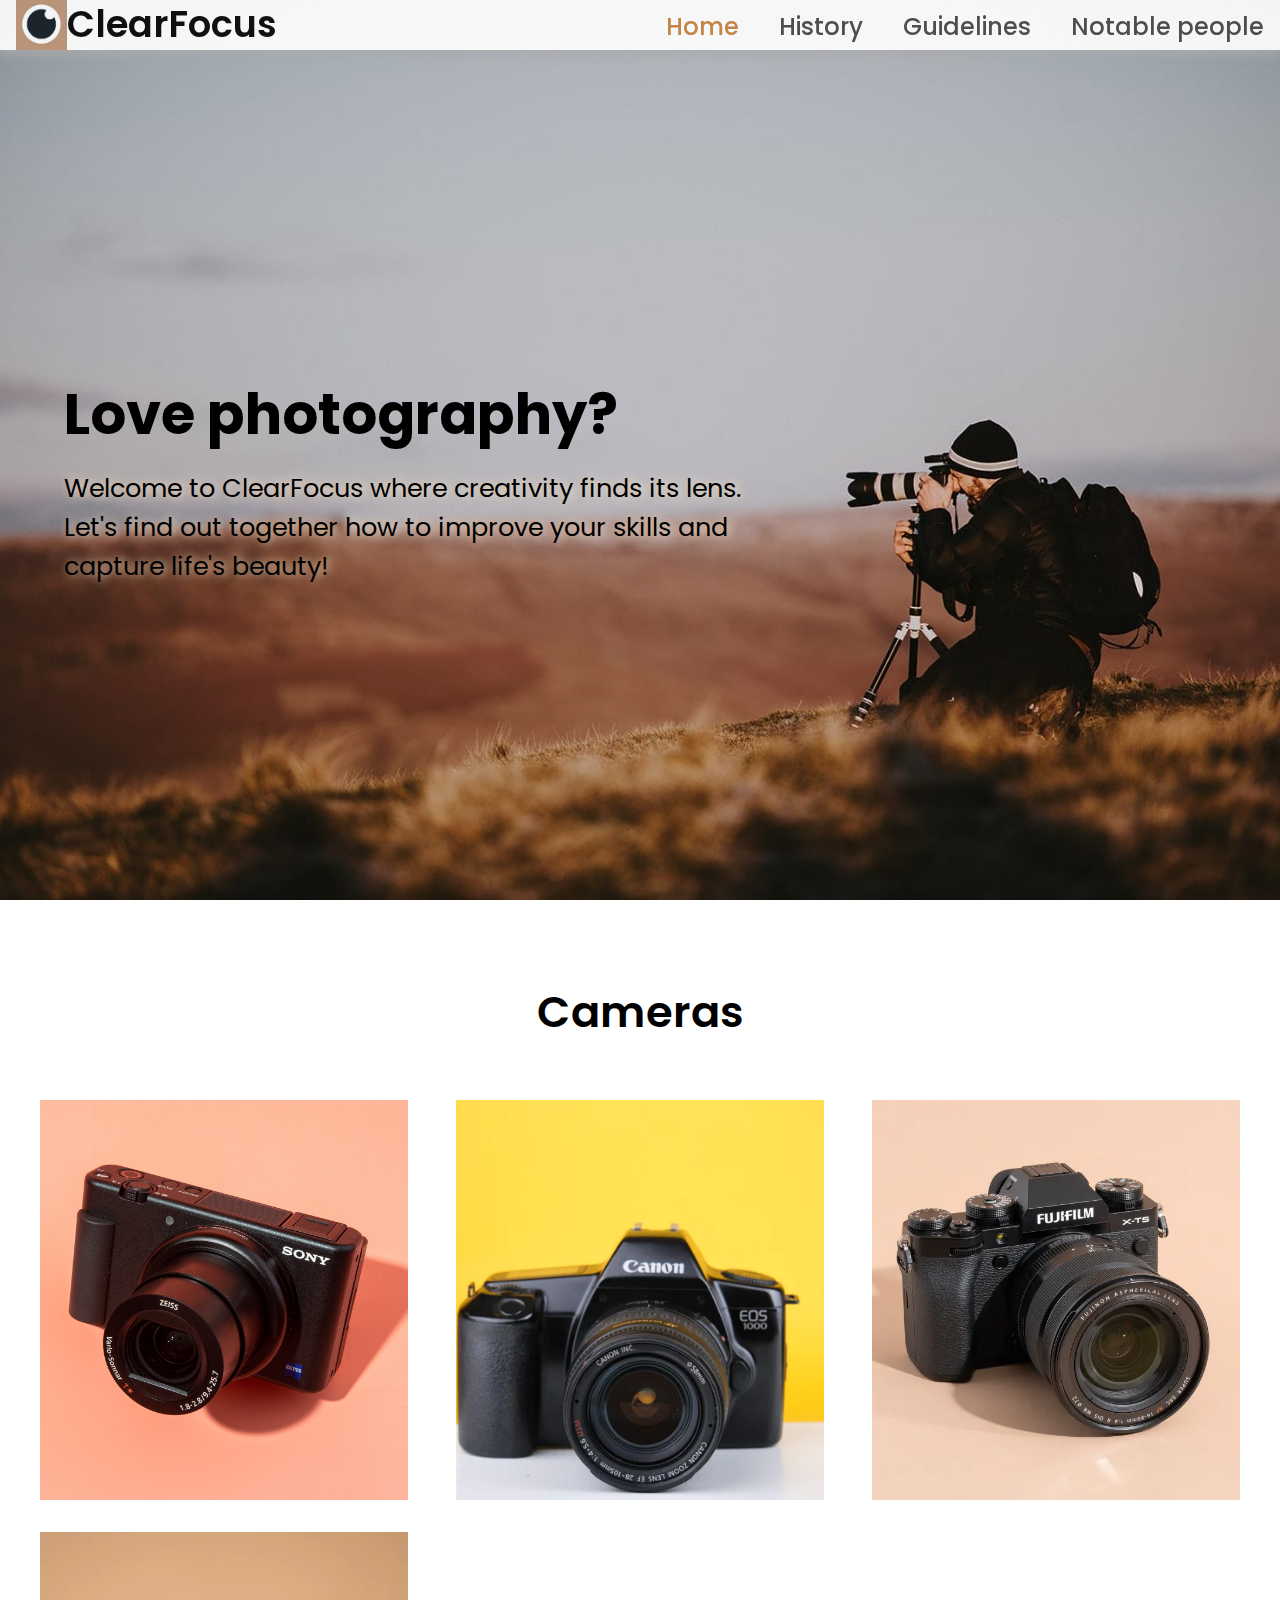
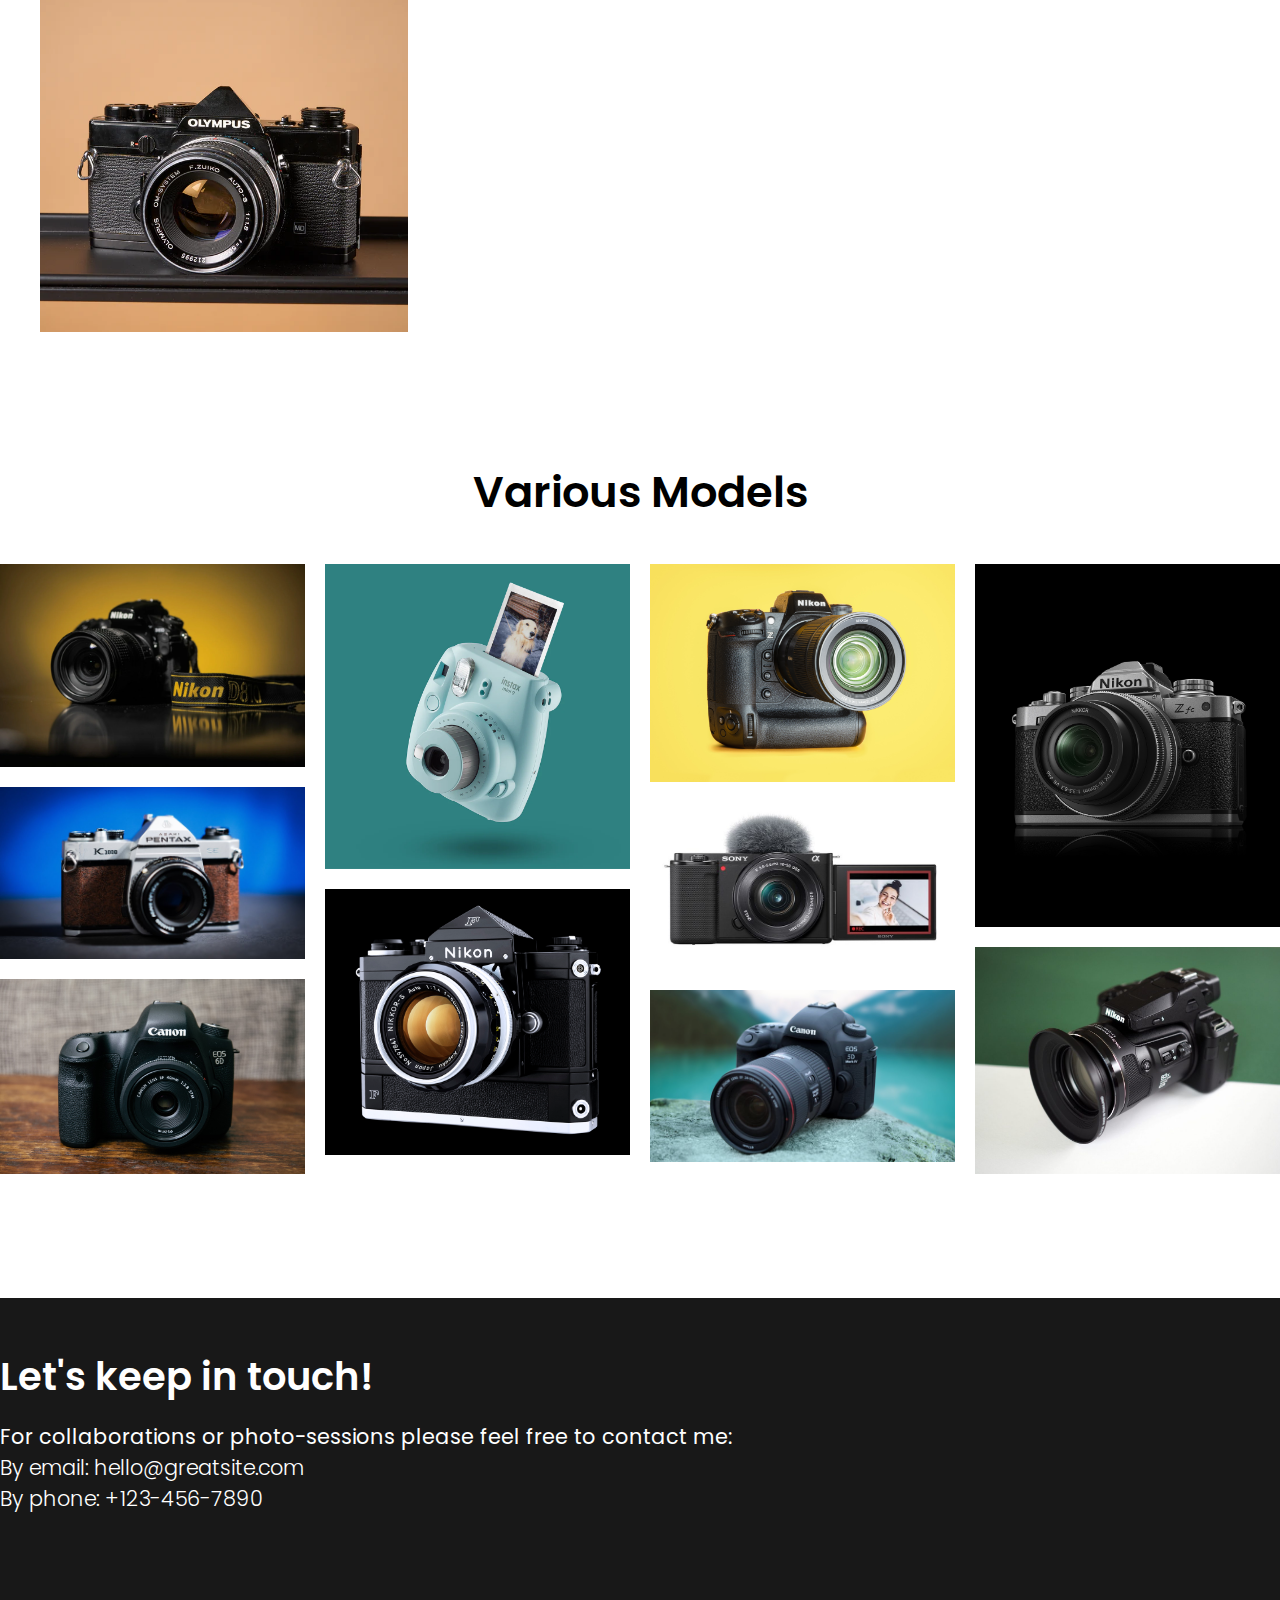
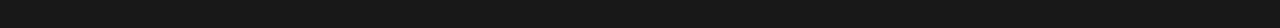
<file: index.html>
<!DOCTYPE html>
<html lang="en">
  <head>
    <meta charset="UTF-8" />
    <meta name="viewport" content="width=device-width, initial-scale=1.0" />
    <title>Photography</title>
    <link rel="stylesheet" href="styles/style.css" />
    <link rel="stylesheet" href="styles/style-home.css" />
  </head>

  <body>
    <header>
    <nav class="navbar">
      <div class="navbar-container">
        <input type="checkbox" name="" id="" />
        <div class="hamburger-lines">
          <span class="line line1"></span>
          <span class="line line2"></span>
          <span class="line line3"></span>
        </div>
        <ul class="menu-items">
          <li><a class="a1" href="index.html">Home</a></li>
          <li><a class="a2" href="history.html">History</a></li>
          <li><a class="a2" href="guidelines.html">Guidelines</a></li>
          <li><a class="a2" href="personalities.html">Notable people</a></li>
        </ul>
        <div class="logo-container">
          <img src="media/Logo.jpeg">
          <div class="logo-text">ClearFocus</div>
        </div>
      </div>
    </nav>
  </header>

    <section class="showcase-area" id="showcase">
      <div class="showcase-container">
        <h1 class="main-title" id="home">
          Love
          <a href="history.html" class="btn btn-primary">photography?</a>
        </h1>
        <p class="p1">
          Welcome to ClearFocus where creativity finds its lens. Let's find out together how to improve your
          skills and capture life's beauty!
        </p>
      </div>
    </section>

 
    <section id="cameras">
      <h2>Cameras</h2>
      <div class="cameras-container">

        <div class="cameras-type">
          <div class="img-container">
            <img src="media/index/p&s.jpg" alt="point&shoot camera" />
            <div class="img-content">
              <h3>Point & Shoot</h3>
              <p>These are the smallest and lightest cameras but take low quality photos.</p>
            </div>
          </div>
        </div>

        <div class="cameras-type">
          <div class="img-container">
            <img src="media/index/dsrl1.webp" alt="dsrl camera" />
            <div class="img-content">
              <h3>DSRL</h3>
              <p>These are bulky and big cameras but with great features such as manual mode and high photo-quality.</p>
            </div>
          </div>
        </div>

        <div class="cameras-type">
          <div class="img-container">
            <img src="media/index/mirrorless fujifilm.webp" alt="mirrorless camera" />
            <div class="img-content">
              <h3>Mirrorless</h3>
              <p>These are small and light cameras which take high-quality photos.</p>
            </div>
          </div>
        </div>

        <div class="cameras-type">
          <div class="img-container">
            <img src="media/index/film camera.webp" alt="film camera" />
            <div class="img-content">
              <h3>Film Camera</h3>
              <p>These are retro cameras used since the late 1800s and remarkable for their unique style of taking photos.</p>
            </div>
          </div>
        </div>

      </div>
    </section>

    <section id="gallery-section">
      <h2>Various Models</h2>
      <div class="gallery-container">
        <div class="item">
          <span class="title type2">Nikon D810</span>
          <img src="media/index/D810.webp" alt="photo1" />
        </div>

        <div class="item">
          <span class="title">Pentax K1000</span>
          <img src="media/index/pentax.jpg" alt="photo2" />
        </div>

        <div class="item">
          <span class="title type2">Canon EOS6D</span>
          <img src="media/index/canon 6d.jpg" alt="photo3" />
        </div>

        <div class="item">
          <span class="title">Instax Mini</span>
          <img src="media/index/instax mini.webp" alt="photo4" />
        </div>

        <div class="item">
          <span class="title type2">Nikon Film</span>
          <img src="media/index/nikon film camera.jpg" alt="photo5" />
        </div>

        <div class="item">
          <span class="title">Nikon Z9</span>
          <img src="media/index/Nikon-Z9.jpg" alt="photo6" />
        </div>

        <div class="item">
          <span class="title">Sony ZV-E10</span>
          <img src="media/index/Sony ZV-E10 mirrorless.jpg" alt="photo7" />
        </div>

        <div class="item">
          <span class="title type2">Canon D5</span>
          <img src="media/index/canon d5.jpg" alt="photo8" />
        </div>

        <div class="item">
          <span class="title type2">Nikon Zfc</span>
          <img src="media/index/nikon zfc mirrorless2.jpg" alt="photo9" />
        </div>

        <div class="item">
          <span class="title type2">Nikon CoolPix</span>
          <img src="media/index/Nikon-Coolpix.jpg" alt="photo10" />
        </div>
      </div>
    </section>

    <footer>
      <div class="container">
        <div class="contact-container">
          <div class="title">Let's keep in touch!</div>
          <address>
            For collaborations or photo-sessions please feel free to contact me:<br />
            <a class="a-adr" href="mailto:hello@greatsite.com">By email: hello@greatsite.com</a><br />
            <a class="a-adr" href="tel:+123-456-7890">By phone: +123-456-7890</a>
          </address>
        </div>
        </div>
      </div>
    </footer>

  </body>
</html>
</file>
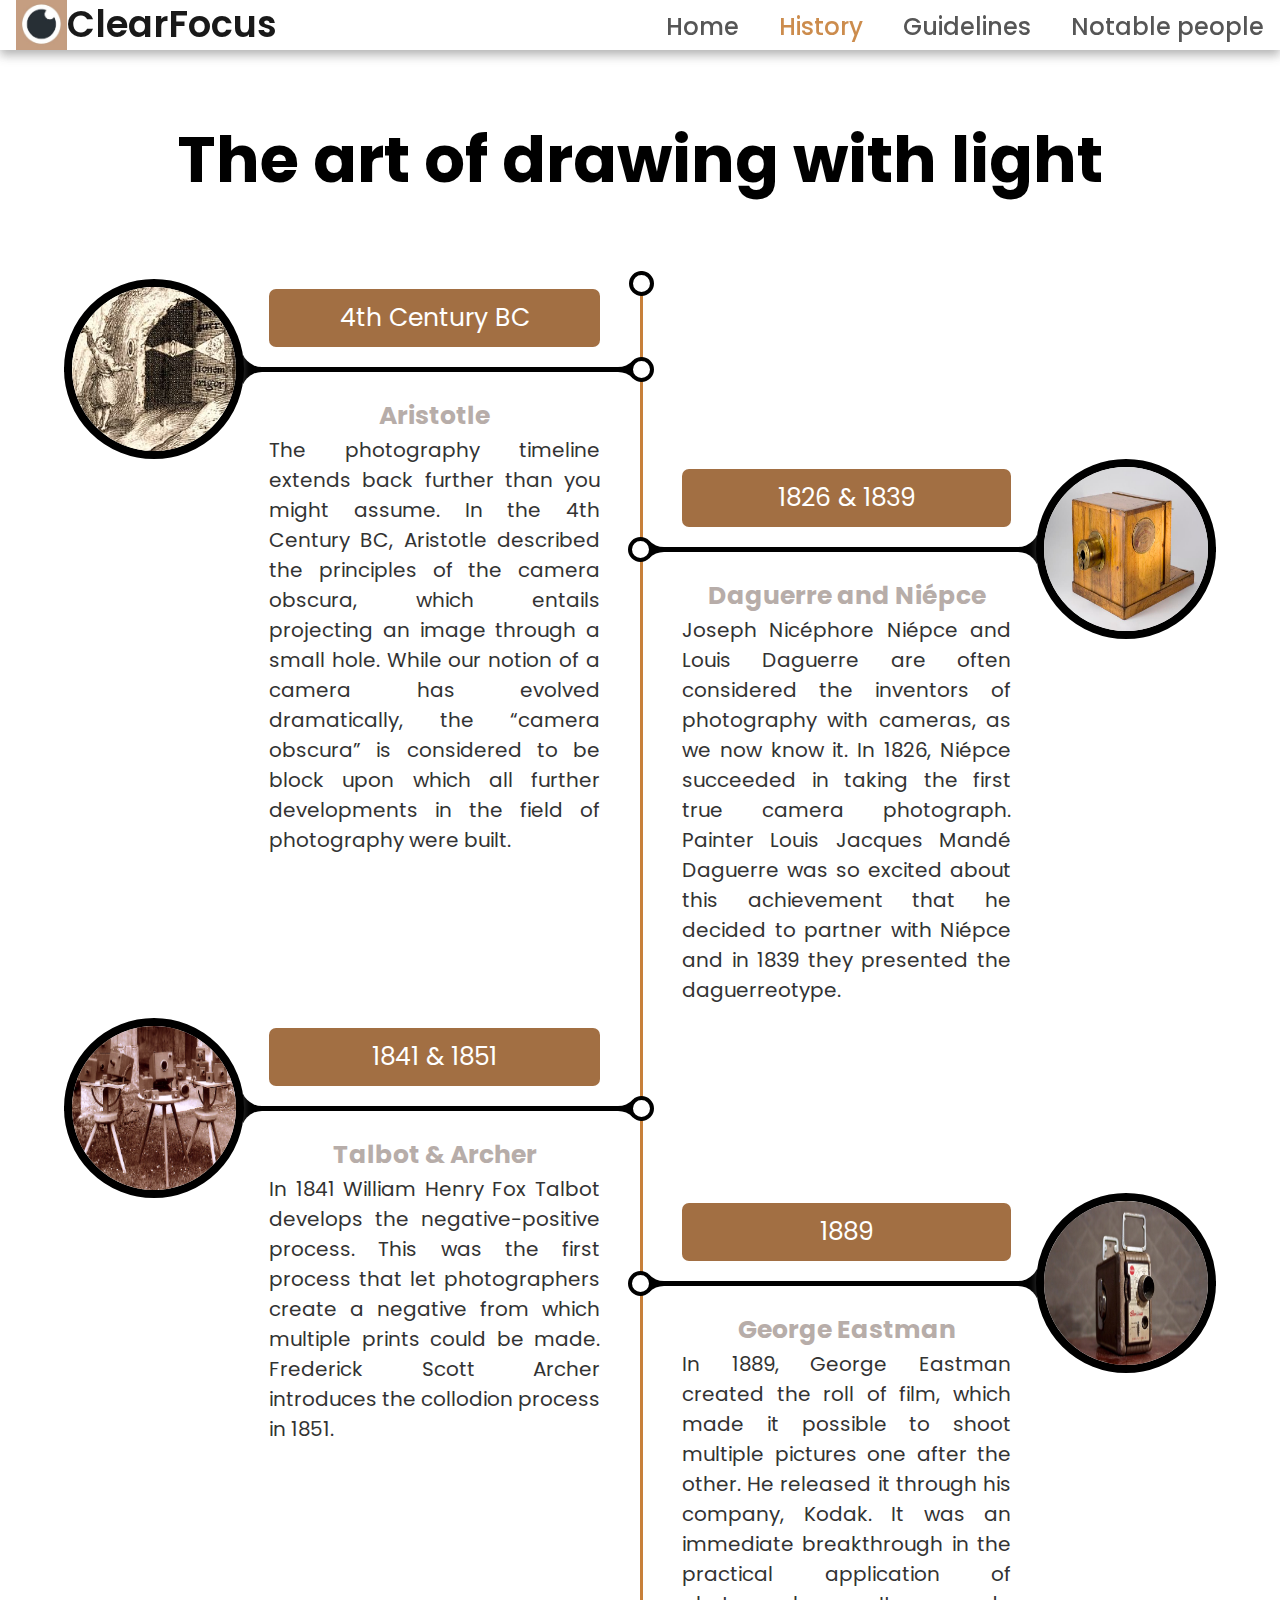
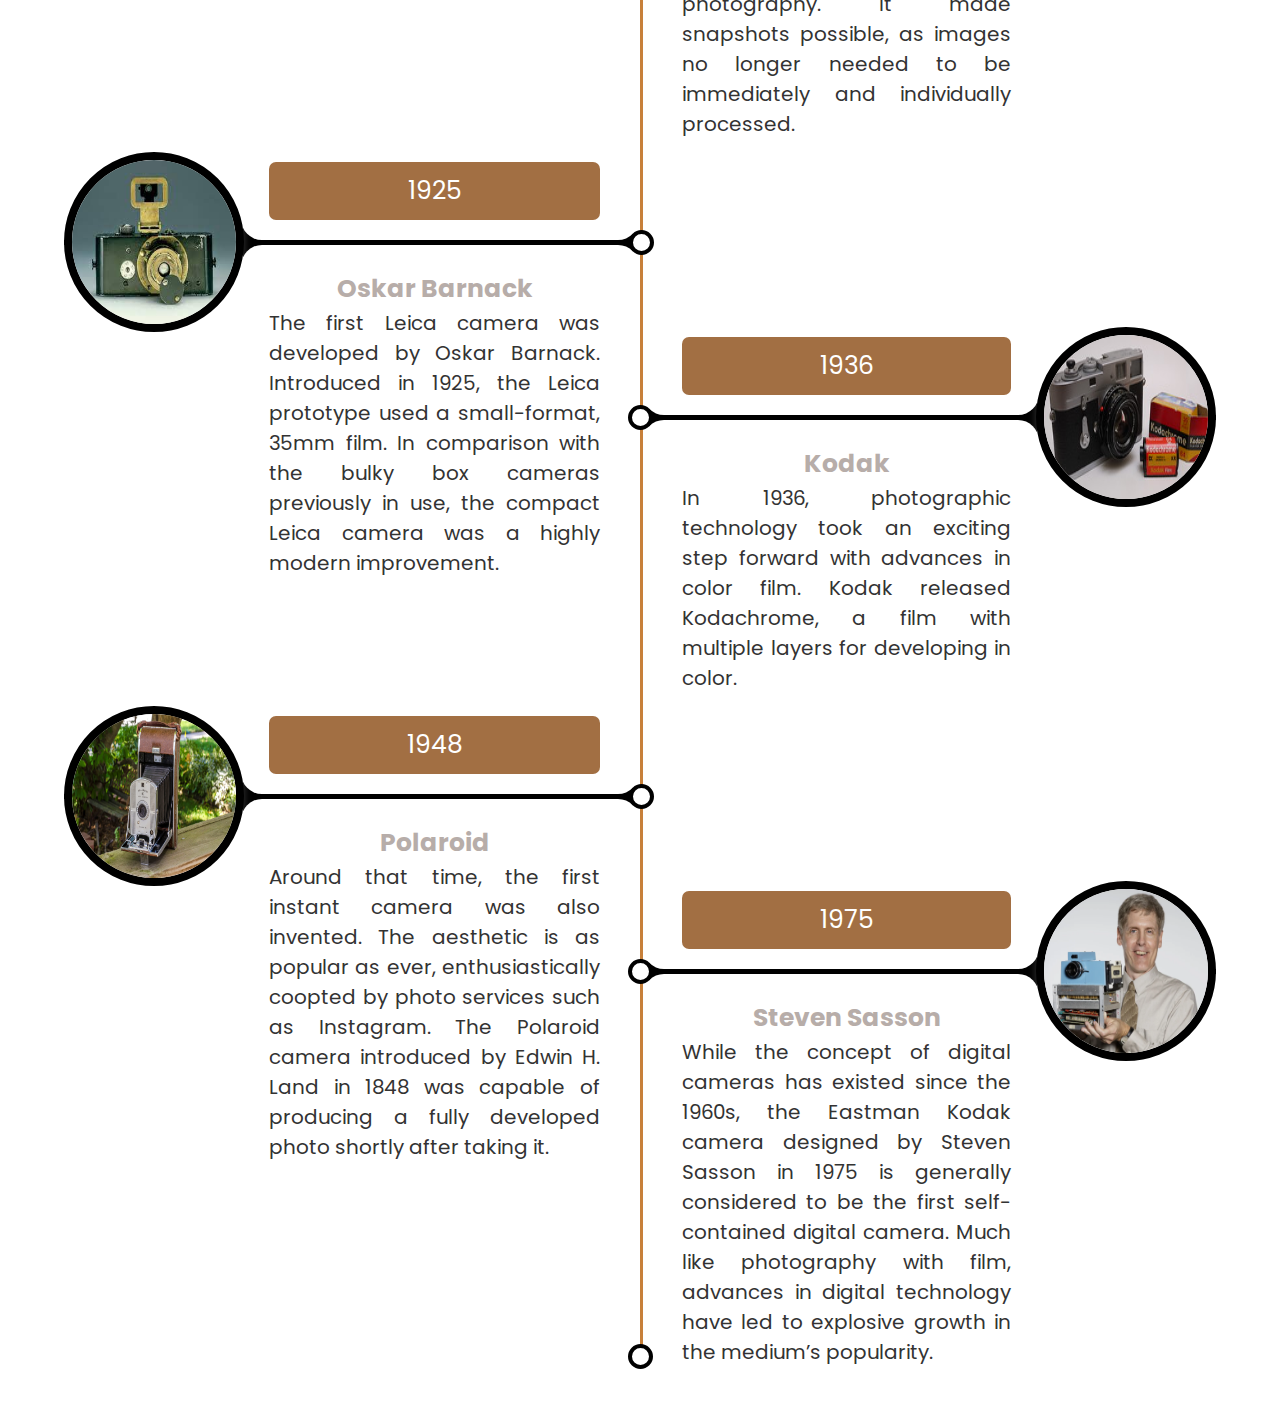
<file: history.html>
<!DOCTYPE html>
<html lang="en">
  <head>
    <meta charset="UTF-8" />
    <meta name="viewport" content="width=device-width, initial-scale=1.0" />
    <title>History-Photography</title>
    <link rel="stylesheet" href="styles/style.css" />
    <link rel="stylesheet" href="styles/style-history.css" />
  </head>

  <body>
    <header>
      <nav class="navbar">
        <div class="navbar-container">
          <input type="checkbox" name="" id="" />
          <div class="hamburger-lines">
            <span class="line line1"></span>
            <span class="line line2"></span>
            <span class="line line3"></span>
          </div>
          <ul class="menu-items">
            <li><a class="a2" href="index.html">Home</a></li>
            <li><a class="a1" href="history.html">History</a></li>
            <li><a class="a2" href="guidelines.html">Guidelines</a></li>
            <li><a class="a2" href="personalities.html">Notable people</a></li>
          </ul>
          <div class="logo-container">
            <img src="media/Logo.jpeg">
            <div class="logo-text">ClearFocus</div>
          </div>
        </div>
      </nav>
    </header>

    <h1 class="history-title">The art of drawing with light</h1>

    <section>
            <div class="main-timeline">

              <div class="timeline">
                <div class="timeline-content">
                  <div class="circle">
                    <span class="homebox">
                      <img src="media/history/aristotle.jpg" class="img" />
                    </span>
                  </div>
                  <div class="content">
                    <span class="year">4th Century BC</span>
                    <h3 class="title">Aristotle</h3>
                    <p class="description">
                      The photography timeline extends back further than you might assume.
          In the 4th Century BC, Aristotle described the principles of the
          camera obscura, which entails projecting an image through a small
          hole.  While our notion of a camera has evolved
          dramatically, the “camera obscura” is considered to be block upon which all further developments
           in the field of photography were built.
                    </p>
                    <div class="icon"><span></span></div>
                  </div>
                </div>
              </div>

              <div class="timeline">
                <div class="timeline-content">
                  <div class="circle">
                    <span class="homebox"
                      ><img src="media/history/daguerre.jpg" class="img"
                    /></span>
                  </div>
                  <div class="content">
                    <span class="year">1826 & 1839</span>
                    <h3 class="title">Daguerre and Niépce</h3>
                    <p class="description">
                      Joseph Nicéphore Niépce and Louis Daguerre are often considered the
          inventors of photography with cameras, as we now know it. In 1826, Niépce succeeded in taking the first true camera
          photograph. Painter Louis Jacques Mandé Daguerre was so excited about this
          achievement that he decided to partner with Niépce and in 1839 they presented the
          daguerreotype.
                    </p>
                    <div class="icon"><span></span></div>
                  </div>
                </div>
              </div>

              <div class="timeline">
                <div class="timeline-content">
                  <div class="circle">
                    <span class="homebox"
                      ><img src="media/history/Talbot.jpg" class="img"
                    /></span>
                  </div>
                  <div class="content">
                    <span class="year">1841 & 1851</span>
                    <h3 class="title">Talbot & Archer</h3>
                    <p class="description">
                      In 1841 William Henry Fox Talbot develops the negative-positive process. This was the first process that let photographers create a negative from which multiple prints could be made. Frederick Scott Archer introduces the collodion process in 1851.
                    </p>
                    <div class="icon"><span></span></div>
                  </div>
                </div>
              </div>

              <div class="timeline">
                <div class="timeline-content">
                  <div class="circle">
                    <span class="homebox"
                      ><img src="media/history/kodak.jpg" class="img"
                    /></span>
                  </div>
                  <div class="content">
                    <span class="year">1889</span>
                    <h3 class="title">George Eastman</h3>
                    <p class="description">
                      In 1889, George Eastman created the roll of film, which made it possible to shoot multiple pictures 
                      one after the other. He released it through his company, Kodak. It was an immediate breakthrough in
                       the practical application of photography. It made snapshots possible, as images no longer needed to
                        be immediately and individually processed.
                    </p>
                    <div class="icon"><span></span></div>
                  </div>
                </div>
              </div>

              <div class="timeline">
                <div class="timeline-content">
                  <div class="circle">
                    <span class="homebox"
                      ><img src="media/history/Oskar.jpg" class="img"
                    /></span>
                  </div>
                  <div class="content">
                    <span class="year">1925</span>
                    <h3 class="title">Oskar Barnack</h3>
                    <p class="description">
                      The first Leica camera was developed by Oskar Barnack. Introduced in 1925, the Leica prototype used a small-format, 35mm film. In comparison with the bulky box cameras previously in use, the compact Leica camera was a highly modern improvement.
                    </p>
                    <div class="icon"><span></span></div>
                  </div>
                </div>
              </div>

              <div class="timeline">
                <div class="timeline-content">
                  <div class="circle">
                    <span class="homebox"
                      ><img src="media/history/kodakchrome.jpg" class="img"
                    /></span>
                  </div>
                  <div class="content">
                    <span class="year">1936</span>
                    <h3 class="title">Kodak</h3>
                    <p class="description">
                      In 1936, photographic technology took an exciting step forward with advances in color film. Kodak released Kodachrome, a film with multiple layers for developing in color.
                    </p>
                    <div class="icon"><span></span></div>
                  </div>
                </div>
              </div>

              <div class="timeline">
                <div class="timeline-content">
                  <div class="circle">
                    <span class="homebox"
                      ><img src="media/history/Polaroid.webp" class="img"
                    /></span>
                  </div>
                  <div class="content">
                    <span class="year">1948</span>
                    <h3 class="title">Polaroid</h3>
                    <p class="description">
                      Around that time, the first instant camera was also invented. The aesthetic is as popular as ever, 
                      enthusiastically coopted by photo services such as Instagram. The Polaroid camera introduced by 
                      Edwin H. Land in 1848 was capable of producing a fully developed photo shortly after taking it.
                    </p>
                    <div class="icon"><span></span></div>
                  </div>
                </div>
              </div>

              <div class="timeline">
                <div class="timeline-content">
                  <div class="circle">
                    <span class="homebox"
                      ><img src="media/history/sasson.webp" class="img"
                    /></span>
                  </div>
                  <div class="content">
                    <span class="year">1975</span>
                    <h3 class="title">Steven Sasson</h3>
                    <p class="description">
                      While the concept of digital cameras has existed since the 1960s, the Eastman Kodak camera 
                      designed by Steven Sasson in 1975 is generally considered to be the first self-contained 
                      digital camera. Much like photography with film, advances in digital technology have led to 
                      explosive growth in the medium’s popularity.
                    </p>
                    <div class="icon"><span></span></div>
                  </div>
                </div>
              </div>

            </div>
    </section>
  </body>
</html>
</file>
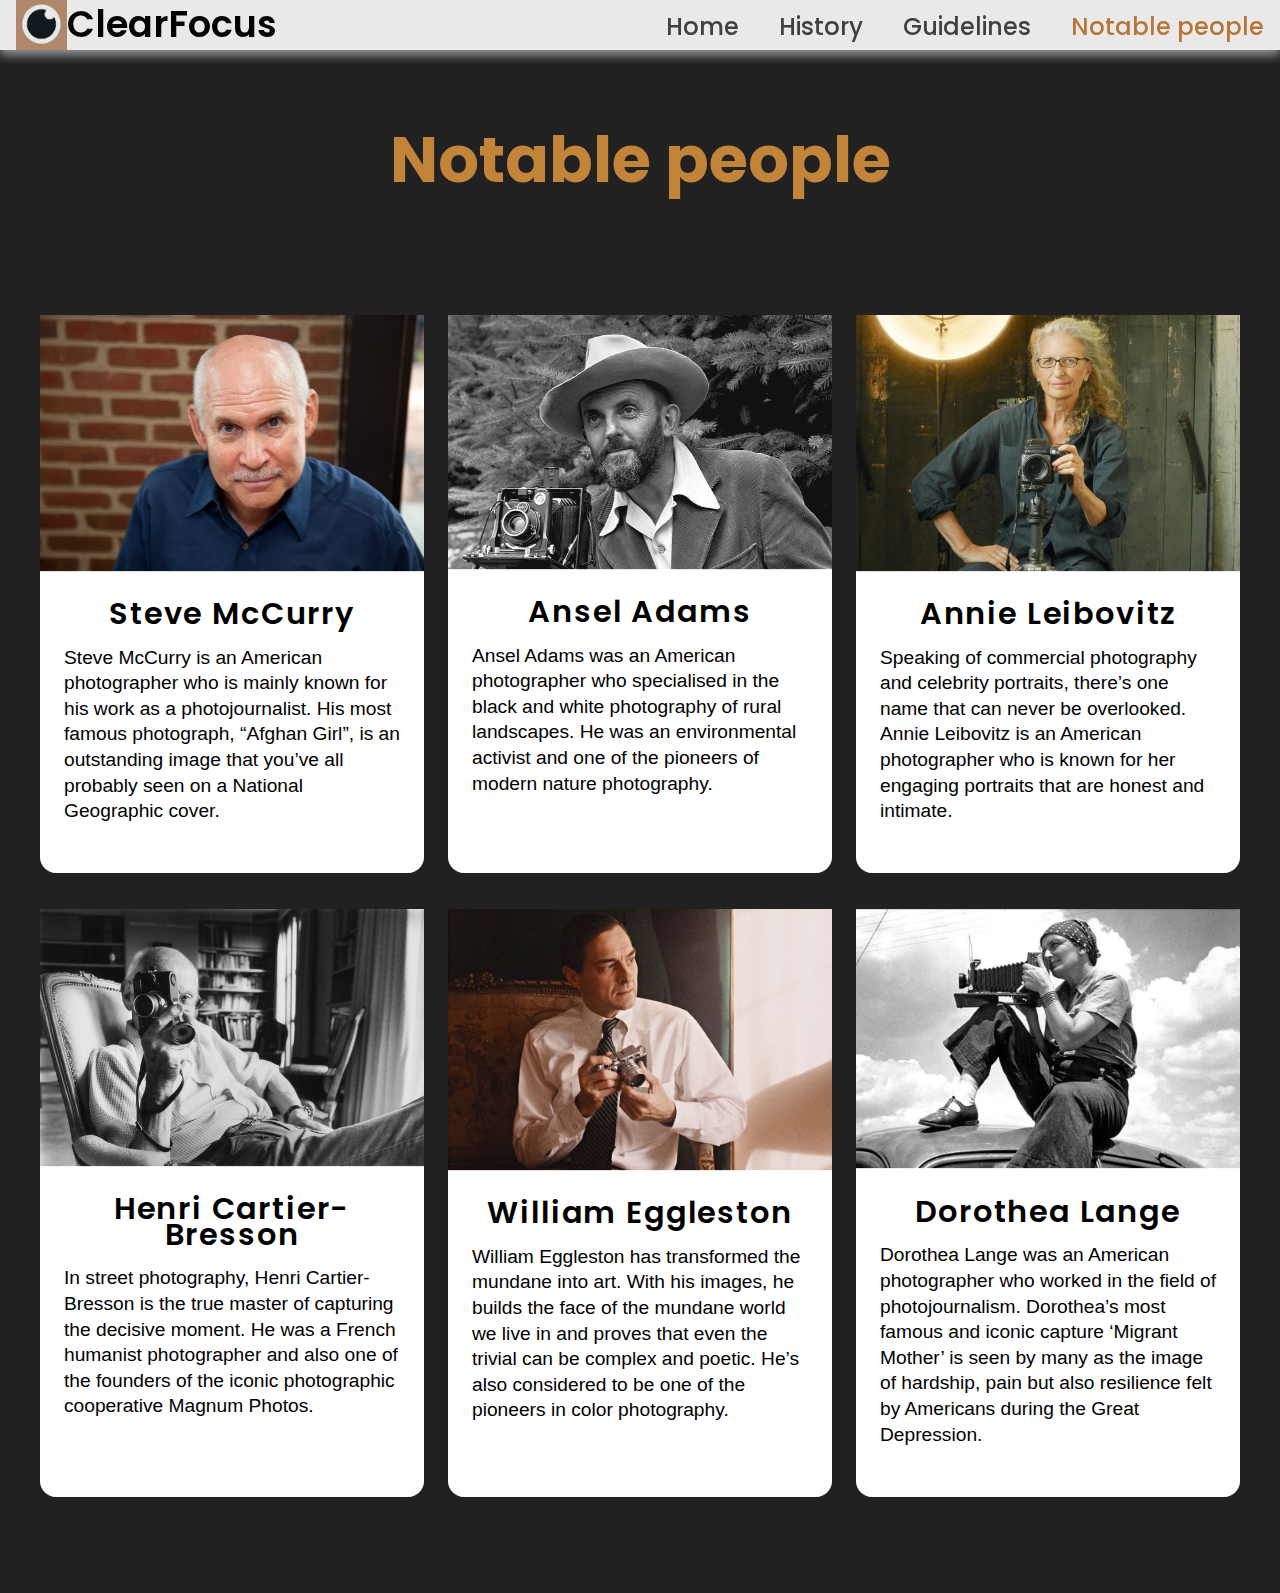
<file: personalities.html>
<!DOCTYPE html>
<html lang="en">
  <head>
    <meta charset="UTF-8" />
    <meta name="viewport" content="width=device-width, initial-scale=1.0" />
    <title>Notable People-Photography</title>
    <link rel="stylesheet" href="styles/style.css" />
    <link rel="stylesheet" href="styles/style-personalities.css" />
  </head>

  <body class="body-person">
    <header>
      <nav class="navbar">
        <div class="navbar-container">
          <input type="checkbox" name="" id="" />
          <div class="hamburger-lines">
            <span class="line line1"></span>
            <span class="line line2"></span>
            <span class="line line3"></span>
          </div>
          <ul class="menu-items">
            <li><a class="a2" href="index.html">Home</a></li>
            <li><a class="a2" href="history.html">History</a></li>
            <li><a class="a2" href="guidelines.html">Guidelines</a></li>
            <li><a class="a1" href="personalities.html">Notable people</a></li>
          </ul>
          <div class="logo-container">
            <img src="media/Logo.jpeg">
            <div class="logo-text">ClearFocus</div>
          </div>
        </div>
      </nav>
    </header>

      <h1 class="person-title">Notable people</h1>

      <section class="articles">

        <article>
          <div class="article-wrapper">
            <figure>
              <img src="media/notable-people/steve mccurry.jpg" alt="Steve McCurry"/>
            </figure>
            <div class="article-body">
              <h2>Steve McCurry</h2>
              <p>
                Steve McCurry is an American photographer who is mainly known for his work as a photojournalist.
                 His most famous photograph, “Afghan Girl”, is an outstanding image that you’ve all probably seen 
                 on a National Geographic cover.
              </p>
              <a href="https://www.stevemccurry.com/about" target="_blank"></a>
            </div>
          </div>
        </article>

        <article>
          <div class="article-wrapper">
            <figure>
              <img src="media/notable-people/Ansel Adams.jpg" alt="Ansel Adams" />
            </figure>
            <div class="article-body">
              <h2>Ansel Adams</h2>
              <p>
                Ansel Adams was an American photographer who specialised in the black and white photography 
                of rural landscapes. He was an environmental activist and one of the pioneers of modern nature 
                photography.
              </p>
              <a href="https://www.britannica.com/biography/Ansel-Adams-American-photographer" target="_blank"></a>
            </div>
          </div>
        </article>

        <article>    
          <div class="article-wrapper">
            <figure>
              <img src="media/notable-people/Annie L.webp" alt="Annie L." />
            </figure>
            <div class="article-body">
              <h2>Annie Leibovitz</h2>
              <p>
                Speaking of commercial photography and celebrity portraits, there’s one name that can never be overlooked. 
                Annie Leibovitz is an American photographer who is known for her engaging portraits that are honest and intimate.
              </p>
              <a href="https://www.britannica.com/biography/Annie-Leibovitz" target="_blank"></a>
            </div>
          </div>
        </article>

        <article>
          <div class="article-wrapper">
            <figure>
              <img src="media/notable-people/Henri Cartier.jpg" alt="Henri Cartier" />
            </figure>
            <div class="article-body">
              <h2>Henri Cartier-Bresson</h2>
              <p>
                In street photography, Henri Cartier-Bresson is the true 
                master of capturing the decisive moment. He was a French humanist photographer and also one of the founders 
                of the iconic photographic cooperative Magnum Photos. 
              </p>
              <a href="https://www.magnumphotos.com/photographer/henri-cartier-bresson/" target="_blank"></a>
            </div>
          </div>
        </article>

        <article>
          <div class="article-wrapper">
            <figure>
              <img src="media/notable-people/eggleston.jpg" alt="Eggleston" />
            </figure>
            <div class="article-body">
              <h2>William Eggleston</h2>
              <p>
                William Eggleston has transformed the mundane into art. With his images, he builds the face of the mundane world we live in and proves that even the trivial can be complex and poetic.
                He’s also considered to be one of the pioneers in color photography.
              </p>
              <a href="https://egglestonartfoundation.org/" target="_blank"></a>
            </div>
          </div>
        </article>

        <article>
          <div class="article-wrapper">
            <figure>
              <img src="media/notable-people/Dorothea Lange.jpg" alt="D. Lange" />
            </figure>
            <div class="article-body">
              <h2>Dorothea Lange</h2>
              <p>
                Dorothea Lange was an American photographer who worked in the field of photojournalism. Dorothea’s 
                most famous and iconic capture ‘Migrant Mother’ is seen by many as the image of hardship, pain but 
                also resilience felt by Americans during the Great Depression.
              </p>
              <a href="https://www.britannica.com/biography/Dorothea-Lange" target="_blank"></a>
            </div>
          </div>
        </article>

      </section>


      
  </body>
</html>
</file>
<file: styles/style.css>
@import url("https://fonts.googleapis.com/css2?family=Poppins:ital,wght@0,300;0,400;0,500;0,600;0,700;0,800;0,900;1,200;1,300;1,400;1,500;1,600;1,700;1,800;1,900&display=swap");

*,
*::after,
*::before {
  box-sizing: border-box;
  padding: 0;
  margin: 0;
}

body {
  font-family: "Poppins", sans-serif;
  background-color: white;
}

/* Navigation */

.navbar input[type="checkbox"],
.navbar .hamburger-lines {
  display: none;
}

.navbar {
  box-shadow: 0px 5px 10px 0px #aaa;
  box-sizing: border-box;
  padding: 0;
  margin: 0;
  position: fixed;
  width: 100%;
  left: 0%;
  top: 0%;
  background: #fff;
  color: #000;
  opacity: 0.90;
  height: 50px;
  z-index: 12;
}

.navbar-container {
  display: flex;
  justify-content: space-between;
  height: 64px;
  align-items: center;
}

.menu-items {
  order: 2;
  display: flex;
}

.menu-items li {
  list-style: none;
  margin-left: 1.5rem;
  margin-right: 1rem;
  margin-bottom: 0.7rem;
  font-size: 1.5rem;
}

.a1{
  font-weight: 500;
  text-decoration: none;
  color: #C7803A;
} 

.a2 {
  text-decoration: none;
  color: #444;
  font-weight: 500;
  transition: color 0.3s ease-in-out;
}

.menu-items a:hover {
  color: #C7803A;
  transition: color 0.3s ease-in-out;
}

.logo-container{
  display:flex;
  flex-direction:row;
  justify-content: center;
  align-items:center;
  order: 1;
  height:64px;
  margin-bottom: 1rem;
  margin-left: 1rem;
}

.logo-container img{
  height: 80%;
}

.logo-text{
  font-size: 2.3rem;
  font-weight:600;
}

h2 {
  text-align: center;
  font-size: 2.7rem;
  font-weight: 600;
  margin-bottom: 40px;
  color: black;
}

/* Media */

@media (max-width: 905px) {
  .navbar {
    opacity: 0.90;
  }

  .navbar-container input[type="checkbox"],
  .navbar-container .hamburger-lines {
    display: block;
  }

  .navbar-container {
    display: block;
    position: relative;
    height: 64px;
  }

  .navbar-container input[type="checkbox"] {
    position: absolute;
    display: block;
    height: 32px;
    width: 30px;
    top: 20px;
    left: 20px;
    z-index: 5;
    opacity: 0;
  }

  .navbar-container .hamburger-lines {
    display: block;
    height: 23px;
    width: 35px;
    position: absolute;
    top: 17px;
    left: 20px;
    z-index: 2;
    display: flex;
    flex-direction: column;
    justify-content: space-between;
  }

  .navbar-container .hamburger-lines .line {
    display: block;
    height: 4px;
    width: 100%;
    border-radius: 10px;
    background: #333;
  }

  .navbar-container .hamburger-lines .line1 {
    transform-origin: 0% 0%;
    transition: transform 0.4s ease-in-out;
  }

  .navbar-container .hamburger-lines .line2 {
    transition: transform 0.2s ease-in-out;
  }

  .navbar-container .hamburger-lines .line3 {
    transform-origin: 0% 100%;
    transition: transform 0.4s ease-in-out;
  }

  .navbar .menu-items {
    padding-top: 100px;
    background: #fff;
    height: 100vh;
    max-width: 200vw;
    transform: translate(-150%);
    display: flex;
    flex-direction: column;
    margin-left: -40px;
    padding-left: 50px;
    transition: transform 0.5s ease-in-out;
    box-shadow: 5px 0px 10px 0px #aaa;
  }

  .navbar .menu-items li {
    margin-bottom: 1.5rem;
    font-size: 1.3rem;
    font-weight: 500;
  }

  .logo-container{
    position: absolute;
    height:60px;
    top: -5px;
    bottom:25px;
    right: 15px;
    height:64px;
  }

  .logo-text{
    font-size: 1.8rem;
    font-weight:600;
  }
  
  .logo-container img{
    height: 75%;
  }

  .navbar-container input[type="checkbox"]:checked ~ .menu-items {
    transform: translateX(0);
  }

  .navbar-container input[type="checkbox"]:checked ~ .hamburger-lines .line1 {
    transform: rotate(35deg);
  }

  .navbar-container input[type="checkbox"]:checked ~ .hamburger-lines .line2 {
    transform: scaleY(0);
  }

  .navbar-container input[type="checkbox"]:checked ~ .hamburger-lines .line3 {
    transform: rotate(-35deg);
  }

}
</file>
<file: styles/style-home.css>
.btn {
  display: inline-block;
  padding: 0em 0em;
  text-decoration: none;
  border-radius: 30px;
  cursor: pointer;
}

.btn-primary {
  color: black; 
}

.btn-primary:hover {
  background: bisque;
  transition: background 0.3s ease-in-out;
}

/* First look section  */

.showcase-area {
  height: 100vh;
  width:100%;
  background: url("../media/index/bk.jpg");
  background-size: cover;
  background-position: center;
  background-repeat: no-repeat;
}

.showcase-container {
  display: flex;
  flex-direction: column;
  align-items: baseline;
  justify-content: center;
  margin-left:5%;
  margin-right: 40%;
  height: 100%;
  font-size: 1.6rem;
}

.main-title {
  font-size: 5rem;
  margin-top: 10%;
}

.p1{
  padding: 1rem 0;
  text-shadow:bisque 3px 0 10px; 
}

/*    Types of cameras section */
#cameras {
  padding: 5rem 1rem 7rem 1rem;
}

.cameras-container {
  display: grid;
  grid-template-columns: repeat(auto-fit, minmax(400px, 1fr));
  justify-content: center;
  align-items: center;
}

.cameras-container img {
  display: block;
  width: 100%;
  margin: auto;
  height: 400px;
  object-fit: cover;
  object-position: center;
}

.img-container {
  margin: 1rem 1.5rem;
  position: relative;
}

.img-content {
  position: absolute;
  top: 70%;
  left: 50%;
  bottom:0%;
  transform: translate(-50%, -50%);
  opacity: 0;
  z-index: 2;
  text-align: center;
  align-content:center;
  transition: all 0.3s ease-in-out 0.1s;
}

.img-content h3 {
  color: #fff;
  font-size: 2.2rem;
}

.img-content p{
  padding: 1rem 0 0 0;
  font-size: 1.2rem;
  color: #fff;
}

.img-container::after {
  content: "";
  display: block;
  position: absolute;
  top: 0;
  left: 0;
  width: 100%;
  height: 100%;
  background: rgba(0, 0, 0, 0.871);
  opacity: 0;
  z-index: 1;

  transform: scaleY(0);
  transform-origin: 100% 100%;
  transition: all 0.3s ease-in-out;
}

.img-container:hover::after {
  opacity: 1;
  transform: scaleY(1);
}

.img-container:hover .img-content {
  opacity: 1;
  top: 40%;
}

/* Gallery section */

#gallery-section {
  width: 1400px;
  margin: auto;
  padding: 0 0 7rem 0;
}

.gallery-container {
  column-count: 4;
  column-gap: 20px;
}

.gallery-container .item {
  position: relative;
  margin-bottom: 20px;
  overflow: hidden;
}

.gallery-container img {
  width: 100%;
  display: block;
  transition: 0.4s;
}

.gallery-container .item:hover img {
  transform: scale(1.2);
}

.gallery-container .title {
  position: absolute;
  top: 2%;
  margin-left: 3%;
  font-size: 1.2rem;
  font-weight: bold;
  opacity: 0;
  z-index: 1; 
  transition: 0.4s;
}

.type2{
  color: white;
}

.gallery-container .item:hover .title {
  opacity: 1;
}

/* Contact section */
footer {
  background-color: #181818;
  color: white;
  padding: 50px 0;
  font-size: 14px;
}

footer .container {
  display: grid;
  grid-template-columns: repeat(auto-fit, minmax(400px, 1fr));
  justify-content: space-between;
  grid-gap: 15rem;
  width: 1400px;
  margin: auto;
}

footer .contact-container {
  text-align: left;
}

footer .title {
  font-size: 2.4rem;
  font-weight: 600;
  margin-bottom: 1rem;
}

address {
  margin-bottom: 5%;
  font-size:1.3rem;
  font-style: normal;
}

.a-adr{
  text-decoration: none;
  color: white;
  font-weight: 300;
  transition: color 0.3s ease-in-out;
}

footer a:hover {
  color: #C7803A;
  transition: color 0.3s ease-in-out;
}

/* Media Section */

@media (min-width: 769px) and (max-width: 1400px) {
  .main-title {
    font-size: 3.5rem;
  }
  
  .p1{
    padding: 0.75rem 0;
    text-shadow:bisque 3px 0 10px;
  }

  #gallery-section {
    width: 100%;
    margin: auto;
  }

  footer .container {
    width: 100%;
  }

  .img-content h3 {
    font-size: 1.5rem;
  }

  .img-content p {
    font-size: 0.95rem;
  }
}

@media (max-width: 905px) {

  /* First look section  */

  .showcase-area {
    height: 80vh;
  }

  .showcase-container {
    margin-left: 20%;
    font-size: 1rem;
  }

  .main-title {
    font-size: 1.6rem;
    margin-top: 0.5em;
  }

  /* ......./ cameras /......... */

  h2 {
    font-size: 1.4rem;
  }

  #cameras {
    width: 100%;
    padding: 5rem 1rem 5rem 1rem;
  }

  .cameras-container {
    grid-template-columns: repeat(auto-fit, minmax(250px, 1fr));
    align-items: stretch;
  }

  .cameras-type {
    box-shadow: 5px 5px 10px 0 #aaa;
    margin-bottom: 2rem;
  }

  .img-container {
    margin: 0.2rem 0.2rem;
  }

  .cameras-container img {
    height: 200px;
  }

  .img-content h3 {
    color: #fff;
    font-size: 1.2rem;
  }

  .img-content p{
    font-size: 0.75rem;
  }

  /* ......./ gallery /......... */

#gallery-section {
    width: 100%;
    padding: 0 15px;
}
.gallery-container {
  column-count: 2;
}

.gallery-container .title {
  font-size: 0.5rem;
}

footer .container {
  width: 100%;
  grid-template-columns: repeat(auto-fit, minmax(150px, 1fr));
}

footer .title {
  font-size: 1.4rem;
  font-weight: 600;
  margin-bottom: 0.5rem;
}

address {
  margin-bottom: 15%;
  font-size:0.85rem;
  font-style: normal;
}
}
</file>
<file: styles/style-history.css>
.history-title{
    text-align: center;
    font-size: 4rem;
    margin-top: 7rem;
}

.main-timeline{ 
    position: relative;
    width: 90%;
    margin-top: 5%;
    margin-left: 5%;
    margin-right: 5%;
    margin-bottom: 3%;

}

.main-timeline:before,
.main-timeline:after{
    content: "";
    display: block;
    width: 100%;
    clear: both;

}
.main-timeline:before{
    content: "";
    width: 3px;
    height: 100%;
    background: #C7803A;
    position: absolute;
    top: 0;
    left: 50%;
}
.main-timeline .timeline{
    width: 50%;
    float: left;
    position: relative;
    z-index: 1;
}
.main-timeline .timeline:before,
.main-timeline .timeline:after{
    content: "";
    display: block;
    width: 100%;
    clear: both;
}
.main-timeline .timeline:first-child:before,
.main-timeline .timeline:last-child:before{
    content: "";
    width: 25px;
    height: 25px;
    border-radius: 50%;
    background: #fff;
    border: 4px solid black;
    position: absolute;
    top: 0;
    right: -14px;
    z-index: 1;
}
.main-timeline .timeline:last-child:before{
    top: auto;
    bottom: 0;
}
.main-timeline .timeline:last-child:nth-child(even):before{
    right: auto;
    left: -12px;
    bottom: -2px;
}
.main-timeline .timeline-content{
    text-align: center;
    margin-top: 8px;
    position: relative;
    transition: all 0.3s ease 0s;
}
.main-timeline .timeline-content:before{
    content: "";
    width: 100%;
    height: 5px;
    background: black;
    position: absolute;
    top: 88px;
    left: 0;
    z-index: -1;
}
.main-timeline .circle{
    width: 180px;
    height: 180px;
    border-radius: 50%;
    background: #fff;
    border: 8px solid black;
    float: left;
    margin-right: 25px;
    position: relative;
}
.main-timeline .circle:before{
    content: "";
    width: 26px;
    height: 30px;
    background: black;
    margin: auto;
    position: absolute;
    top: 0;
    right: -33px;
    bottom: 0;
    z-index: -1;
    box-shadow: inset 7px 0 9px -7px #444;
}
.main-timeline .circle span{
    display: block;
    width: 100%;
    height: 100%;
    border-radius: 50%;
    line-height: 268px;
    font-size: 80px;
    color: #454344;
}
.main-timeline .circle span:before,
.main-timeline .circle span:after{
    content: "";
    width: 28px;
    height: 50px;
    background: #fff;
    border-radius: 0 0 0 21px;
    margin: auto;
    position: absolute;
    top: -54px;
    right: -33px;
    bottom: 0;
    z-index: -1;
}
.main-timeline .circle span:after{
    border-radius: 21px 0 0 0;
    top: 0;
    bottom: -56px;
}
.main-timeline .circle .img{
    vertical-align: initial;
    border-radius: 50%;
    width:164px;
    height:164px;
}
.main-timeline .content{
    display: table;
    padding-right: 40px;
    position: relative;
}
.main-timeline .year{
    display: block;
    padding: 10px;
    margin: 10px 0 50px 0;
    background: #a26f43; 
    border-radius: 7px;
    font-size: 25px;
    color: #fff;
}
.main-timeline .title{
    font-size: 25px;
    font-weight: bold;
    color: rgb(183, 173, 169);
    margin-top: 0;
}
.main-timeline .description{
    font-size: 20px;
    color: #333;
    text-align: justify;
}
.main-timeline .icon{
    width: 25px;
    height: 25px;
    border-radius: 50%;
    background: #fff;
    border: 4px solid black;
    position: absolute;
    top: 78px;
    right: -14px;
}
.main-timeline .icon:before{
    content: "";
    width: 15px;
    height: 25px;
    background: black;
    margin: auto;
    position: absolute;
    top: -1px;
    left: -15px;
    bottom: 0;
    z-index: -1;
}
.main-timeline .icon span:before,
.main-timeline .icon span:after{
    content: "";
    width: 21px;
    height: 25px;
    background: #fff;
    border-radius: 0 0 21px 0;
    margin: auto;
    position: absolute;
    top: -30px;
    left: -15px;
    bottom: 0;
    z-index: -1;
}
.main-timeline .icon span:after{
    border-radius: 0 21px 0 0;
    top: 0;
    left: -15px;
    bottom: -30px;
}
.main-timeline .timeline:nth-child(2n) .timeline-content,
.main-timeline .timeline:nth-child(2n) .circle{
    float: right;
}
.main-timeline .timeline:nth-child(2n) .circle{
    margin: 0 0 0 25px;
}
.main-timeline .timeline:nth-child(2n) .circle:before{
    right: auto;
    left: -33px;
    box-shadow: -7px 0 9px -7px #444 inset;
}
.main-timeline .timeline:nth-child(2n) .circle span:before,
.main-timeline .timeline:nth-child(2n) .circle span:after{
    right: auto;
    left: -33px;
    border-radius: 0 0 21px 0;
}
.main-timeline .timeline:nth-child(2n) .circle span:after{
    border-radius: 0 21px 0 0;
}
.main-timeline .timeline:nth-child(2n) .content{
    padding: 0 0 0 40px;
    margin-left: 2px;
}
.main-timeline .timeline:nth-child(2n) .icon{
    right: auto;
    left: -14px;
}
.main-timeline .timeline:nth-child(2n) .icon:before,
.main-timeline .timeline:nth-child(2n) .icon span:before,
.main-timeline .timeline:nth-child(2n) .icon span:after{
    left: auto;
    right: -15px;
}
.main-timeline .timeline:nth-child(2n) .icon span:before{
    border-radius: 0 0 0 21px;
}
.main-timeline .timeline:nth-child(2n) .icon span:after{
    border-radius: 21px 0 0 0;
}
.main-timeline .timeline:nth-child(2){
    margin-top: 180px;
}
.main-timeline .timeline:nth-child(odd){
    margin: -175px 0 0 0;
}
.main-timeline .timeline:nth-child(even){
    margin-bottom: 180px;
}
.main-timeline .timeline:first-child,
.main-timeline .timeline:last-child:nth-child(even){
    margin: 0;
}
</file>
<file: styles/style-personalities.css>
.body-person{
  background-color: #212121;
  font-family: "Poppins", sans-serif;
}

.articles {
  display: grid;
  max-width: 1200px;
  margin-inline: auto;
  padding-inline: 24px;
  grid-template-columns: repeat(auto-fill, minmax(320px, 1fr));
  gap: 24px;
  padding: 6rem 0;
  font-family: sans-serif;
  font-size: 1.2rem;
  line-height: 1.6rem;
  min-height: 100vh;
}

.person-title {
  text-align: center;
  font-size: 4rem;
  margin-top: 7rem;
  color:rgb(194, 132, 57); 
}

article {
  --img-scale: 1.001;
  --title-color: black;
  --link-icon-translate: -20px;
  --link-icon-opacity: 0;
  position: relative;
  border-radius: 16px;
  margin-top:3%;
  box-shadow: none;
  background: #fff;
  transform-origin: center;
  transition: all 0.4s ease-in-out;
}

article a::after {
  position: absolute;
  inset-block: 0;
  inset-inline: 0;
  cursor: pointer;
  content: "";
}

/* Article elements styling */
article h2 {
  margin: 0 0 18px 0;
  font-family: "Poppins";
  font-size: 1.9rem;
  letter-spacing: 0.06em;
  color: var(--title-color);
  transition: color 0.3s ease-out;
}

figure {
  margin: 0;
  padding: 0;
  overflow: hidden;
}

article img {
  max-width: 100%;
  transform-origin: center;
  transform: scale(var(--img-scale));
  transition: transform 0.4s ease-in-out;
}

.article-body {
  padding: 24px;
}

article a {
  display: inline-flex;
  align-items: center;
  text-decoration: none;
  color: rgb(194, 132, 57);
}

article a:focus {
  outline: 1px dotted rgb(194, 132, 57);
}

article a .icon {
  min-width: 24px;
  width: 24px;
  height: 24px;
  margin-left: 5px;
  transform: translateX(var(--link-icon-translate));
  opacity: var(--link-icon-opacity);
  transition: all 0.3s;
}

/* using the has() relational pseudo selector to update our custom properties */
article:has(:hover, :focus) {
  --img-scale: 1.1;
  --title-color: rgb(194, 132, 57);
  --link-icon-translate: 0;
  --link-icon-opacity: 1;
  box-shadow: rgba(0, 0, 0, 0.16) 0px 10px 36px 0px, rgba(0, 0, 0, 0.06) 0px 0px 0px 1px;
}
</file>
